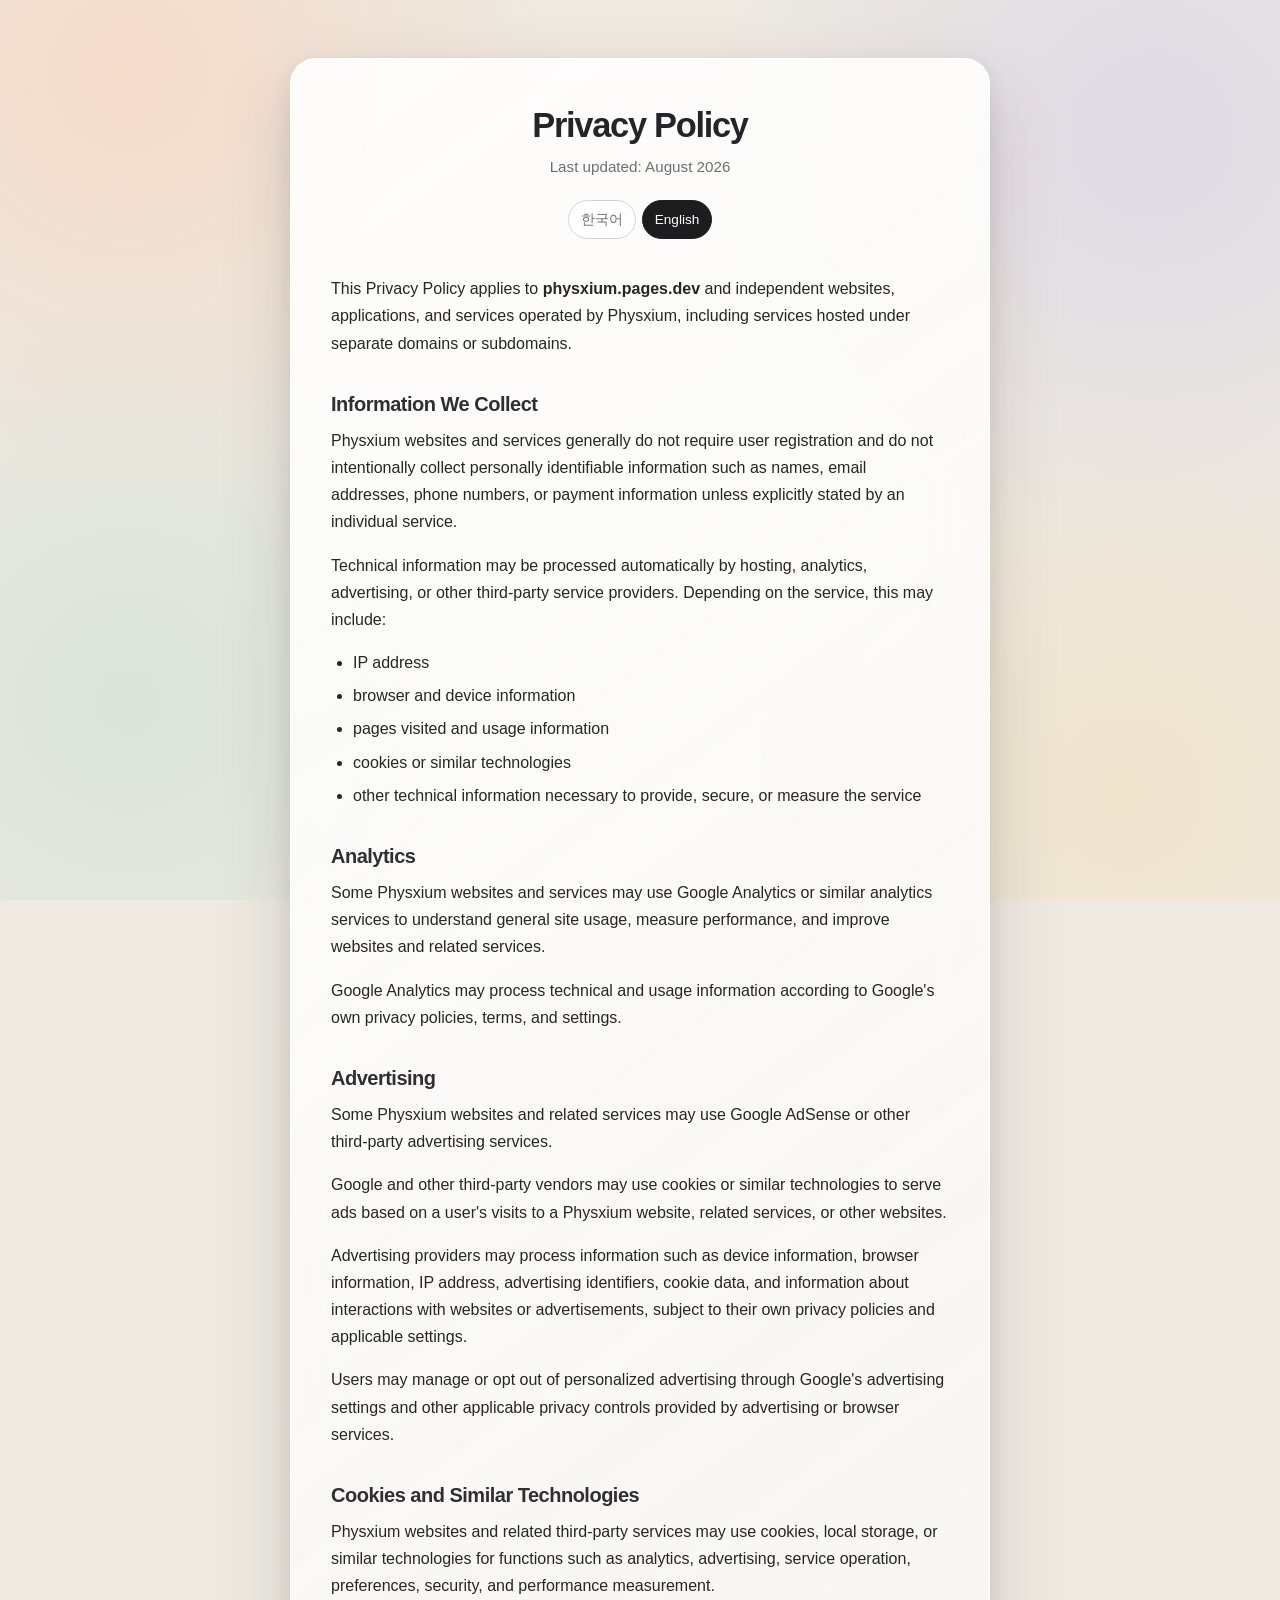
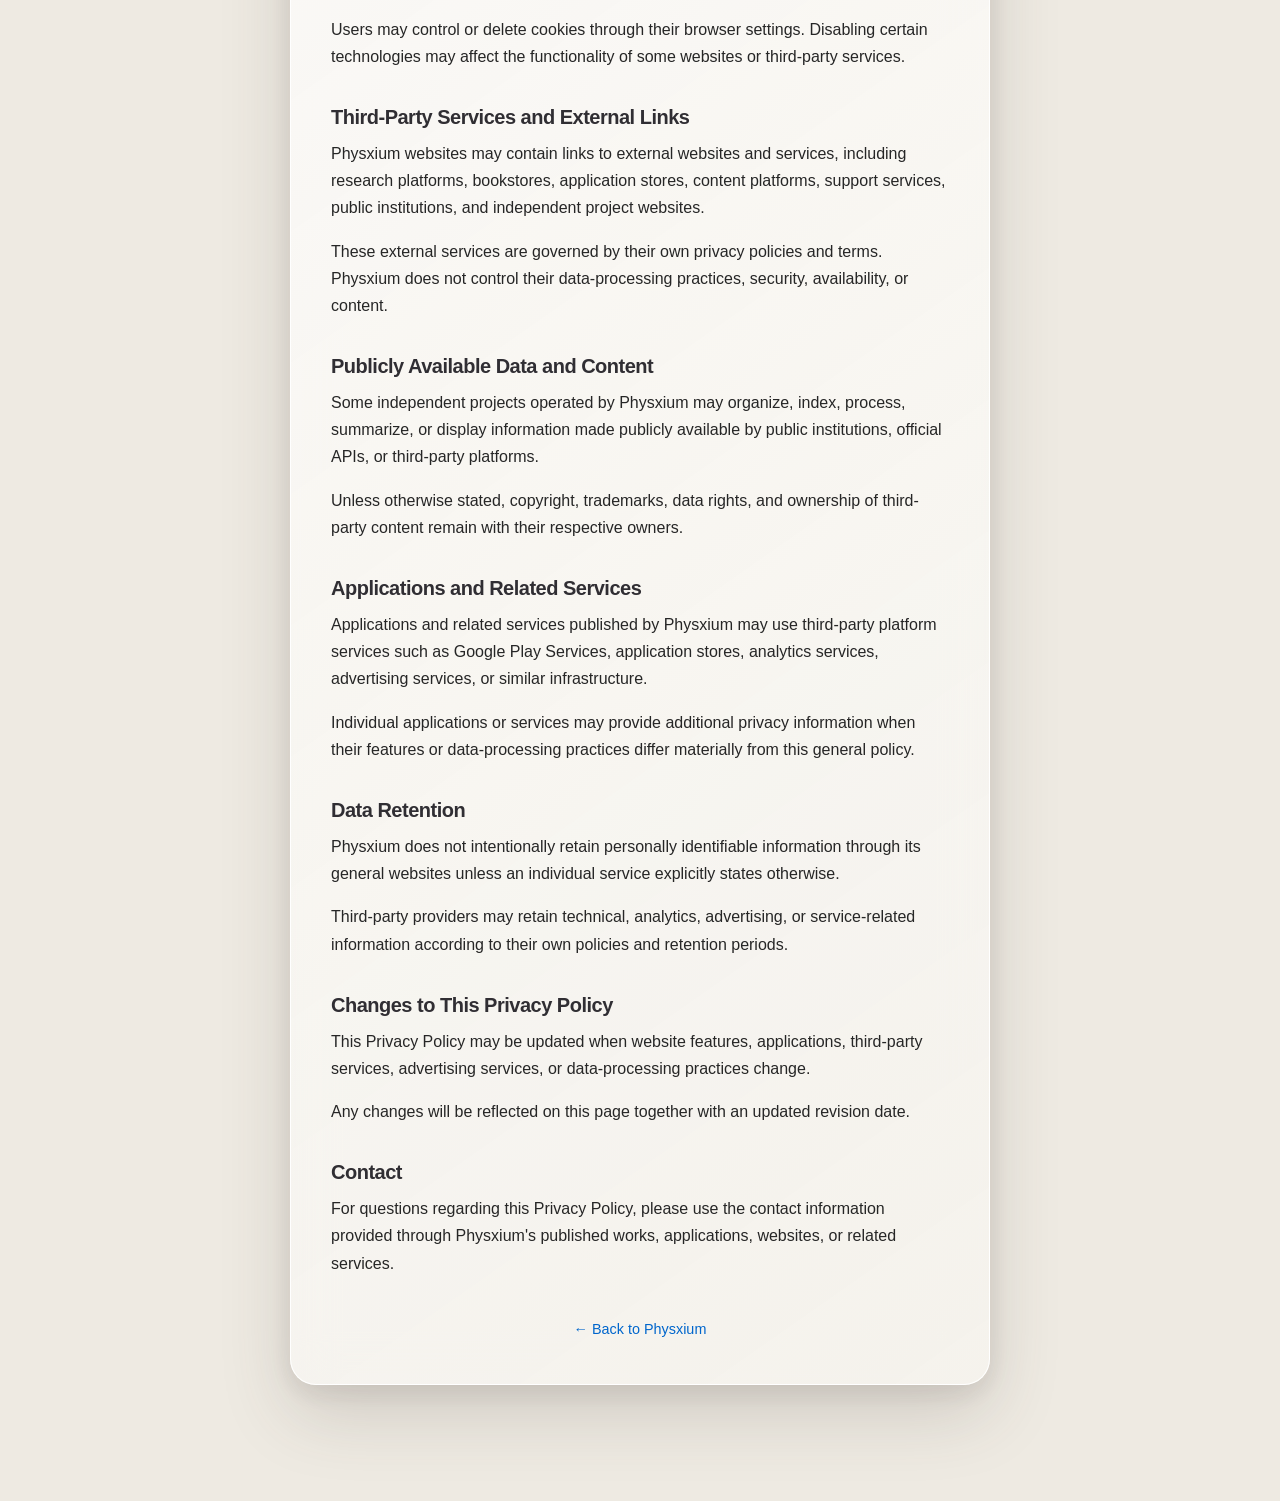
<file: privacy.html>
<!DOCTYPE html>
<html lang="en">

<head>
    <meta charset="UTF-8">
    <meta name="viewport" content="width=device-width, initial-scale=1.0">

    <title>Privacy Policy | Physxium</title>

    <meta name="description"
        content="Privacy Policy for Physxium and related independent websites, applications, and services.">

    <link rel="canonical" href="https://physxium.pages.dev/privacy">

    <link rel="stylesheet" href="./style.css">

    <style>
        .privacy-container {
            text-align: left;
        }

        .privacy-header {
            position: relative;
            margin-bottom: 36px;
        }

        .privacy-container h1 {
            margin-bottom: 8px;
            text-align: center;
        }

        .privacy-subtitle {
            margin: 0;
            color: #6e6e73;
            font-size: 0.95em;
            text-align: center;
        }

        .language-switch {
            display: flex;
            justify-content: center;
            gap: 6px;

            margin-top: 20px;
        }

        .language-button {
            padding: 7px 12px;

            border: 1px solid #d2d2d7;
            border-radius: 999px;

            background: #ffffff;
            color: #6e6e73;

            font: inherit;
            font-size: 0.85em;

            cursor: pointer;

            transition:
                background 0.2s ease,
                color 0.2s ease,
                border-color 0.2s ease;
        }

        .language-button:hover {
            border-color: #86868b;
        }

        .language-button.active {
            border-color: #1d1d1f;
            background: #1d1d1f;
            color: #ffffff;
        }

        .privacy-container h2 {
            margin: 34px 0 10px;
            font-size: 1.25em;
        }

        .privacy-container p {
            margin: 0 0 16px;
        }

        .privacy-container ul {
            margin: 8px 0 18px;
            padding-left: 22px;
        }

        .privacy-container li {
            margin-bottom: 6px;
        }

        .privacy-container a {
            color: #0066cc;
        }

        .privacy-footer {
            margin-top: 38px;
            text-align: center;
        }

        .back-link {
            color: #86868b;
            font-size: 0.9em;
            text-decoration: none;
        }

        .back-link:hover {
            text-decoration: underline;
        }

        .language-section[hidden] {
            display: none;
        }
    </style>
</head>

<body>

    <main class="container privacy-container">

        <div class="privacy-header">

            <h1 id="page-title">Privacy Policy</h1>

            <p class="privacy-subtitle" id="page-subtitle">
                Last updated: August 2026
            </p>

            <div class="language-switch" aria-label="Language selection">

                <button type="button" class="language-button" id="lang-ko" onclick="setLanguage('ko')">
                    한국어
                </button>

                <button type="button" class="language-button" id="lang-en" onclick="setLanguage('en')">
                    English
                </button>

            </div>

        </div>


        <!-- Korean -->

        <section id="content-ko" class="language-section" lang="ko" hidden>

            <p>
                본 개인정보처리방침은
                <strong>physxium.pages.dev</strong>
                및 Physxium이 운영하는 독립 웹사이트, 애플리케이션,
                서비스에 적용되며 별도의 도메인 또는 서브도메인에서
                제공되는 서비스도 포함합니다.
            </p>


            <h2>수집하는 정보</h2>

            <p>
                Physxium의 웹사이트 및 서비스는 일반적으로 회원가입을
                요구하지 않으며, 개별 서비스에서 별도로 명시하지 않는 한
                이름, 이메일 주소, 전화번호, 결제정보와 같은 개인식별정보를
                의도적으로 수집하지 않습니다.
            </p>

            <p>
                다만 호스팅, 분석, 광고 및 기타 제3자 서비스 제공업체에 의해
                일부 기술적 정보가 자동으로 처리될 수 있습니다.
                서비스에 따라 다음 정보가 포함될 수 있습니다.
            </p>

            <ul>
                <li>IP 주소</li>
                <li>브라우저 및 기기 정보</li>
                <li>방문 페이지 및 서비스 이용 정보</li>
                <li>쿠키 또는 이와 유사한 기술을 통해 처리되는 정보</li>
                <li>서비스 제공, 보안 또는 이용 측정에 필요한 기타 기술 정보</li>
            </ul>


            <h2>웹사이트 이용 분석</h2>

            <p>
                일부 Physxium 웹사이트 및 서비스는 전반적인 이용 현황을
                이해하고 서비스 품질을 개선하기 위해 Google Analytics 또는
                유사한 분석 서비스를 사용할 수 있습니다.
            </p>

            <p>
                Google Analytics는 Google의 개인정보처리방침,
                이용약관 및 관련 설정에 따라 기술정보와 이용정보를
                처리할 수 있습니다.
            </p>


            <h2>광고</h2>

            <p>
                일부 Physxium 웹사이트 및 관련 서비스에는 Google AdSense
                또는 기타 제3자 광고 서비스가 사용될 수 있습니다.
            </p>

            <p>
                Google을 포함한 제3자 광고 제공업체는 사용자가 Physxium의
                웹사이트, 관련 서비스 또는 다른 웹사이트를 방문한 정보를
                바탕으로 광고를 제공하기 위해 쿠키 또는 이와 유사한 기술을
                사용할 수 있습니다.
            </p>

            <p>
                광고 제공업체는 각 업체의 개인정보처리방침 및 관련 설정에 따라
                기기 정보, 브라우저 정보, IP 주소, 광고 식별자, 쿠키 정보,
                웹사이트 또는 광고와의 상호작용 정보 등을 처리할 수 있습니다.
            </p>

            <p>
                사용자는 Google의 광고 설정 및 각 광고 서비스나 브라우저에서
                제공하는 개인정보 보호 설정을 통해 개인 맞춤형 광고와 관련된
                설정을 관리할 수 있습니다.
            </p>


            <h2>쿠키 및 유사 기술</h2>

            <p>
                Physxium 웹사이트 및 관련 제3자 서비스는 서비스 운영,
                이용 분석, 광고, 사용자 환경 설정, 보안 및 성능 측정을 위해
                쿠키, 로컬 저장소 또는 유사한 기술을 사용할 수 있습니다.
            </p>

            <p>
                사용자는 브라우저 설정을 통해 쿠키를 관리하거나 삭제할 수
                있습니다. 일부 기술을 차단할 경우 특정 웹사이트 또는
                제3자 서비스의 기능이 제한될 수 있습니다.
            </p>


            <h2>제3자 서비스 및 외부 링크</h2>

            <p>
                Physxium 웹사이트에는 연구 플랫폼, 서점, 애플리케이션 스토어,
                콘텐츠 플랫폼, 후원 서비스, 공공기관 또는 독립 프로젝트
                웹사이트 등 외부 사이트와 서비스로 연결되는 링크가 포함될 수
                있습니다.
            </p>

            <p>
                이러한 외부 서비스에는 각 서비스의 개인정보처리방침과
                이용약관이 적용됩니다. Physxium은 외부 서비스의 개인정보
                처리 방식, 보안, 서비스 제공 여부 또는 콘텐츠를 통제하지
                않습니다.
            </p>


            <h2>공개 데이터 및 제3자 콘텐츠</h2>

            <p>
                Physxium이 운영하는 일부 독립 프로젝트는 공공기관,
                공식 API 또는 제3자 플랫폼에서 공개된 정보를 정리, 색인,
                처리, 요약하거나 표시할 수 있습니다.
            </p>

            <p>
                별도로 명시되지 않는 한 제3자 콘텐츠의 저작권,
                상표권 및 기타 권리는 해당 권리자에게 있습니다.
            </p>


            <h2>애플리케이션 및 관련 서비스</h2>

            <p>
                Physxium에서 제공하는 애플리케이션 및 관련 서비스는
                Google Play Services, 애플리케이션 스토어, 분석 서비스,
                광고 서비스 또는 이와 유사한 제3자 인프라를 사용할 수
                있습니다.
            </p>

            <p>
                개별 애플리케이션 또는 서비스의 기능이나 개인정보 처리 방식이
                본 일반 개인정보처리방침과 실질적으로 다른 경우 별도의
                개인정보 관련 안내를 제공할 수 있습니다.
            </p>


            <h2>정보 보관</h2>

            <p>
                Physxium은 개별 서비스에서 별도로 명시하지 않는 한
                일반 웹사이트를 통해 개인식별정보를 의도적으로 보관하지
                않습니다.
            </p>

            <p>
                제3자 서비스 제공업체는 각 업체의 개인정보처리방침 및
                보관 정책에 따라 기술정보, 분석정보, 광고정보 또는
                서비스 관련 정보를 보관할 수 있습니다.
            </p>


            <h2>개인정보처리방침 변경</h2>

            <p>
                본 개인정보처리방침은 웹사이트 기능, 애플리케이션,
                제3자 서비스, 광고 서비스 또는 정보 처리 방식의 변경에 따라
                수정될 수 있습니다.
            </p>

            <p>
                변경사항이 있는 경우 본 페이지와 최종 수정일을 통해
                안내합니다.
            </p>


            <h2>문의</h2>

            <p>
                본 개인정보처리방침에 관한 문의는 Physxium의 출판물,
                애플리케이션, 웹사이트 또는 관련 서비스를 통해 제공되는
                연락처를 이용해 주세요.
            </p>

        </section>


        <!-- English -->

        <section id="content-en" class="language-section" lang="en">

            <p>
                This Privacy Policy applies to
                <strong>physxium.pages.dev</strong>
                and independent websites, applications, and services operated by
                Physxium, including services hosted under separate domains or
                subdomains.
            </p>


            <h2>Information We Collect</h2>

            <p>
                Physxium websites and services generally do not require user
                registration and do not intentionally collect personally
                identifiable information such as names, email addresses,
                phone numbers, or payment information unless explicitly stated
                by an individual service.
            </p>

            <p>
                Technical information may be processed automatically by hosting,
                analytics, advertising, or other third-party service providers.
                Depending on the service, this may include:
            </p>

            <ul>
                <li>IP address</li>
                <li>browser and device information</li>
                <li>pages visited and usage information</li>
                <li>cookies or similar technologies</li>
                <li>other technical information necessary to provide, secure, or measure the service</li>
            </ul>


            <h2>Analytics</h2>

            <p>
                Some Physxium websites and services may use Google Analytics or
                similar analytics services to understand general site usage,
                measure performance, and improve websites and related services.
            </p>

            <p>
                Google Analytics may process technical and usage information
                according to Google's own privacy policies, terms, and settings.
            </p>


            <h2>Advertising</h2>

            <p>
                Some Physxium websites and related services may use Google AdSense
                or other third-party advertising services.
            </p>

            <p>
                Google and other third-party vendors may use cookies or similar
                technologies to serve ads based on a user's visits to a Physxium
                website, related services, or other websites.
            </p>

            <p>
                Advertising providers may process information such as device
                information, browser information, IP address, advertising
                identifiers, cookie data, and information about interactions with
                websites or advertisements, subject to their own privacy policies
                and applicable settings.
            </p>

            <p>
                Users may manage or opt out of personalized advertising through
                Google's advertising settings and other applicable privacy
                controls provided by advertising or browser services.
            </p>


            <h2>Cookies and Similar Technologies</h2>

            <p>
                Physxium websites and related third-party services may use cookies,
                local storage, or similar technologies for functions such as
                analytics, advertising, service operation, preferences, security,
                and performance measurement.
            </p>

            <p>
                Users may control or delete cookies through their browser settings.
                Disabling certain technologies may affect the functionality of
                some websites or third-party services.
            </p>


            <h2>Third-Party Services and External Links</h2>

            <p>
                Physxium websites may contain links to external websites and
                services, including research platforms, bookstores, application
                stores, content platforms, support services, public institutions,
                and independent project websites.
            </p>

            <p>
                These external services are governed by their own privacy policies
                and terms. Physxium does not control their data-processing
                practices, security, availability, or content.
            </p>


            <h2>Publicly Available Data and Content</h2>

            <p>
                Some independent projects operated by Physxium may organize,
                index, process, summarize, or display information made publicly
                available by public institutions, official APIs, or third-party
                platforms.
            </p>

            <p>
                Unless otherwise stated, copyright, trademarks, data rights, and
                ownership of third-party content remain with their respective
                owners.
            </p>


            <h2>Applications and Related Services</h2>

            <p>
                Applications and related services published by Physxium may use
                third-party platform services such as Google Play Services,
                application stores, analytics services, advertising services, or
                similar infrastructure.
            </p>

            <p>
                Individual applications or services may provide additional privacy
                information when their features or data-processing practices differ
                materially from this general policy.
            </p>


            <h2>Data Retention</h2>

            <p>
                Physxium does not intentionally retain personally identifiable
                information through its general websites unless an individual
                service explicitly states otherwise.
            </p>

            <p>
                Third-party providers may retain technical, analytics, advertising,
                or service-related information according to their own policies and
                retention periods.
            </p>


            <h2>Changes to This Privacy Policy</h2>

            <p>
                This Privacy Policy may be updated when website features,
                applications, third-party services, advertising services, or
                data-processing practices change.
            </p>

            <p>
                Any changes will be reflected on this page together with an updated
                revision date.
            </p>


            <h2>Contact</h2>

            <p>
                For questions regarding this Privacy Policy, please use the contact
                information provided through Physxium's published works,
                applications, websites, or related services.
            </p>

        </section>


        <div class="privacy-footer">

            <a class="back-link" href="/" id="back-link">
                ← Back to Physxium
            </a>

        </div>

    </main>


    <script>
        function setLanguage(language) {
            const koContent = document.getElementById("content-ko");
            const enContent = document.getElementById("content-en");

            const koButton = document.getElementById("lang-ko");
            const enButton = document.getElementById("lang-en");

            const title = document.getElementById("page-title");
            const subtitle = document.getElementById("page-subtitle");
            const backLink = document.getElementById("back-link");

            if (language === "ko") {
                koContent.hidden = false;
                enContent.hidden = true;

                koButton.classList.add("active");
                enButton.classList.remove("active");

                document.documentElement.lang = "ko";

                title.textContent = "개인정보처리방침";
                subtitle.textContent = "최종 수정: 2026년 8월";
                backLink.textContent = "← Physxium으로 돌아가기";
            } else {
                koContent.hidden = true;
                enContent.hidden = false;

                koButton.classList.remove("active");
                enButton.classList.add("active");

                document.documentElement.lang = "en";

                title.textContent = "Privacy Policy";
                subtitle.textContent = "Last updated: August 2026";
                backLink.textContent = "← Back to Physxium";
            }

            localStorage.setItem("physxium-language", language);
        }


        function initializeLanguage() {
            const savedLanguage = localStorage.getItem("physxium-language");

            if (savedLanguage === "ko" || savedLanguage === "en") {
                setLanguage(savedLanguage);
                return;
            }

            const browserLanguage =
                navigator.language ||
                navigator.userLanguage ||
                "en";

            if (browserLanguage.toLowerCase().startsWith("ko")) {
                setLanguage("ko");
            } else {
                setLanguage("en");
            }
        }


        initializeLanguage();
    </script>

</body>

</html>
</file>
<file: style.css>
* {
    box-sizing: border-box;
}

:root {
    --bg: #eeeae2;

    --text: #262626;
    --text-soft: #55545a;
    --muted: #77757c;
    --muted-soft: #99969d;

    --glass: rgba(250, 249, 246, 0.82);
    --glass-card: rgba(255, 255, 255, 0.70);
    --glass-hover: rgba(255, 255, 255, 0.92);

    --line: rgba(255, 255, 255, 0.88);
    --line-soft: rgba(90, 85, 80, 0.10);

    --shadow-main:
        0 28px 70px rgba(70, 62, 55, 0.18),
        0 8px 24px rgba(70, 62, 55, 0.10);

    --shadow-card:
        0 13px 30px rgba(70, 62, 55, 0.14),
        0 4px 10px rgba(70, 62, 55, 0.08);
}

html {
    min-height: 100%;
    background: var(--bg);
}

body {
    margin: 0;
    min-height: 100vh;

    padding: 58px 20px 116px;

    font-family:
        -apple-system,
        BlinkMacSystemFont,
        "Segoe UI",
        Roboto,
        Helvetica,
        Arial,
        sans-serif;

    line-height: 1.7;

    color: var(--text);

    background:
        radial-gradient(circle at 10% 8%,
            rgba(255, 190, 156, 0.34),
            transparent 31%),
        radial-gradient(circle at 90% 15%,
            rgba(190, 183, 232, 0.32),
            transparent 32%),
        radial-gradient(circle at 10% 78%,
            rgba(166, 211, 199, 0.28),
            transparent 30%),
        radial-gradient(circle at 88% 88%,
            rgba(245, 211, 148, 0.26),
            transparent 29%),
        #eeeae2;

    background-attachment: fixed;

    text-align: center;

    -webkit-font-smoothing: antialiased;
    text-rendering: optimizeLegibility;
}

button,
a {
    font: inherit;
    -webkit-tap-highlight-color: transparent;
}


/* --------------------------------
   Main Glass
-------------------------------- */

.container {
    position: relative;

    width: 100%;
    max-width: 700px;

    margin: 0 auto;
    padding: 46px 40px 42px;

    overflow: hidden;

    background:
        linear-gradient(145deg,
            rgba(255, 255, 255, 0.90),
            rgba(246, 244, 239, 0.80));

    border: 1px solid rgba(255, 255, 255, 0.96);
    border-radius: 26px;

    box-shadow:
        var(--shadow-main),
        inset 0 1px 0 rgba(255, 255, 255, 0.92);

    backdrop-filter:
        blur(24px) saturate(125%);

    -webkit-backdrop-filter:
        blur(24px) saturate(125%);
}


/* --------------------------------
   Language
-------------------------------- */

.language-link {
    position: absolute;

    top: 20px;
    right: 22px;

    z-index: 2;

    padding: 6px 12px;

    border: 1px solid rgba(255, 255, 255, 0.92);
    border-radius: 999px;

    background:
        rgba(255, 255, 255, 0.72);

    color: #55525a;

    font-size: 0.8em;
    font-weight: 650;

    cursor: pointer;

    box-shadow:
        0 5px 14px rgba(65, 60, 55, 0.10);

    backdrop-filter: blur(14px);
    -webkit-backdrop-filter: blur(14px);

    transition:
        transform 0.15s ease,
        background 0.15s ease,
        box-shadow 0.15s ease;
}

.language-link:hover {
    background:
        rgba(255, 255, 255, 0.96);

    transform: translateY(-1px);

    box-shadow:
        0 8px 18px rgba(65, 60, 55, 0.13);
}

.language-link:active {
    transform: translateY(1px);
}


/* --------------------------------
   Header
-------------------------------- */

header,
section,
.contact,
.privacy-link {
    position: relative;
    z-index: 1;
}

h1 {
    margin: 0 0 8px;

    color: #252428;

    font-size: 2.15em;
    line-height: 1.2;
    letter-spacing: -0.037em;

    font-weight: 760;
}

.subtitle {
    margin: 0 0 27px;

    color: #655f69;

    font-size: 1.02em;
    font-weight: 600;
}

.intro {
    max-width: 590px;

    margin: 0 auto;

    color: var(--text-soft);

    font-size: 0.98em;
}

hr {
    position: relative;
    z-index: 1;

    margin: 38px 0;

    border: 0;
    border-top:
        1px solid rgba(105, 98, 92, 0.13);
}

h2 {
    margin: 0 0 26px;

    color: #302e33;

    font-size: 1.48em;
    line-height: 1.3;
    letter-spacing: -0.025em;

    font-weight: 720;
}


/* --------------------------------
   Cards
-------------------------------- */

.app-list {
    width: 100%;
}

.app-card {
    position: relative;

    display: block;

    width: 100%;

    margin-bottom: 17px;
    padding: 23px 24px;

    overflow: hidden;

    background:
        linear-gradient(145deg,
            rgba(255, 255, 255, 0.84),
            rgba(249, 248, 245, 0.70));

    border:
        1px solid rgba(255, 255, 255, 0.96);

    border-radius: 18px;

    color: inherit;

    text-align: left;
    text-decoration: none;

    box-shadow:
        var(--shadow-card),
        inset 0 1px 0 rgba(255, 255, 255, 0.88);

    backdrop-filter:
        blur(16px) saturate(115%);

    -webkit-backdrop-filter:
        blur(16px) saturate(115%);

    transition:
        transform 0.17s ease,
        background 0.17s ease,
        box-shadow 0.17s ease;
}

.app-card::after {
    content: "";

    position: absolute;

    top: 0;
    left: 18px;
    right: 18px;

    height: 1px;

    background:
        rgba(255, 255, 255, 0.96);

    pointer-events: none;
}

.app-card-link {
    cursor: pointer;
}

.app-card-link:hover {
    transform:
        translateY(-4px) scale(1.004);

    background:
        var(--glass-hover);

    box-shadow:
        0 20px 42px rgba(70, 62, 55, 0.18),
        0 7px 16px rgba(70, 62, 55, 0.10),
        inset 0 1px 0 rgba(255, 255, 255, 0.96);
}

.app-card-link:active {
    transform:
        translateY(-1px) scale(1);
}

.app-card-header {
    display: flex;

    align-items: center;
    justify-content: space-between;

    gap: 16px;
}

.app-title {
    display: inline-block;

    margin-bottom: 7px;

    color: #343137;

    font-size: 1.16em;
    font-weight: 750;

    letter-spacing: -0.018em;

    text-decoration: none;

    transition:
        color 0.16s ease;
}

.app-card-link:hover .app-title {
    color: #1f1e22;
}

.external-icon {
    flex-shrink: 0;

    display: inline-flex;
    align-items: center;
    justify-content: center;

    width: 30px;
    height: 30px;

    border:
        1px solid rgba(255, 255, 255, 0.96);

    border-radius: 50%;

    background:
        rgba(255, 255, 255, 0.78);

    color: #858189;

    font-size: 0.88em;
    font-weight: 700;

    box-shadow:
        0 4px 11px rgba(65, 60, 55, 0.09);

    transition:
        transform 0.16s ease,
        color 0.16s ease,
        background 0.16s ease;
}

.app-card-link:hover .external-icon {
    background:
        rgba(255, 255, 255, 0.98);

    color: #4d4951;

    transform:
        translate(2px, -2px);
}

.app-card p {
    margin: 0;

    color: #646067;

    font-size: 0.95em;
    line-height: 1.65;
}


/* --------------------------------
   Book
-------------------------------- */

.book-card {
    display: flex;

    align-items: center;

    gap: 24px;

    cursor: default;

    background:
        linear-gradient(140deg,
            rgba(255, 250, 242, 0.92),
            rgba(255, 255, 255, 0.74));

    box-shadow:
        0 15px 34px rgba(70, 62, 55, 0.15),
        0 5px 12px rgba(70, 62, 55, 0.08),
        inset 0 1px 0 rgba(255, 255, 255, 0.92);
}

.book-card .app-title {
    color: #343137;
}

.book-cover {
    width: 105px;
    height: auto;

    flex-shrink: 0;

    border:
        1px solid rgba(255, 255, 255, 0.88);

    border-radius: 7px;

    box-shadow:
        0 11px 24px rgba(67, 58, 50, 0.18),
        0 3px 8px rgba(67, 58, 50, 0.10);
}

.book-info {
    flex: 1;
    min-width: 0;
}

.book-links {
    display: flex;
    flex-wrap: wrap;

    gap: 9px;

    margin-top: 15px;
}

.store-link {
    display: inline-block;

    padding: 6px 12px;

    border:
        1px solid rgba(255, 255, 255, 0.96);

    border-radius: 999px;

    background:
        rgba(255, 255, 255, 0.80);

    color: #655b55;

    font-size: 0.84em;
    font-weight: 650;

    text-decoration: none;

    box-shadow:
        0 4px 11px rgba(67, 58, 50, 0.09);

    transition:
        transform 0.14s ease,
        background 0.14s ease,
        box-shadow 0.14s ease;
}

.store-link:hover {
    background: #ffffff;

    transform: translateY(-1px);

    box-shadow:
        0 7px 16px rgba(67, 58, 50, 0.12);
}

.store-link:active {
    transform: translateY(1px);
}


/* --------------------------------
   Footer
-------------------------------- */

.contact {
    max-width: 560px;

    margin: 36px auto 0;

    color: var(--muted);

    font-size: 0.9em;
}

.privacy-link {
    display: inline-block;

    margin-top: 30px;

    color: var(--muted-soft);

    font-size: 0.83em;

    text-decoration: none;

    transition: color 0.15s ease;
}

.privacy-link:hover {
    color: #5e5962;

    text-decoration: underline;
}


/* --------------------------------
   Coffee
-------------------------------- */

.floating-bar {
    position: fixed;

    left: 50%;

    bottom:
        calc(14px + env(safe-area-inset-bottom));

    transform: translateX(-50%);

    width:
        min(250px,
            calc(100% - 40px));

    padding: 5px;

    background:
        rgba(250, 248, 243, 0.88);

    border:
        1px solid rgba(255, 255, 255, 0.98);

    border-radius: 17px;

    box-shadow:
        0 16px 36px rgba(72, 62, 54, 0.18),
        0 5px 12px rgba(72, 62, 54, 0.08);

    backdrop-filter:
        blur(20px) saturate(120%);

    -webkit-backdrop-filter:
        blur(20px) saturate(120%);

    z-index: 1000;
}

.floating-link {
    min-width: 0;

    display: flex;

    align-items: center;
    justify-content: center;

    padding: 10px 12px;

    border-radius: 13px;

    color: #53463e;

    font-size: 12px;
    font-weight: 680;

    text-decoration: none;

    white-space: nowrap;

    transition:
        transform 0.14s ease,
        background 0.14s ease,
        box-shadow 0.14s ease;
}

.floating-link.support {
    background:
        linear-gradient(135deg,
            rgba(255, 238, 216, 0.97),
            rgba(255, 247, 232, 0.94));

    box-shadow:
        inset 0 1px 0 rgba(255, 255, 255, 0.98);
}

.floating-link.support:hover {
    background:
        linear-gradient(135deg,
            #ffe6c9,
            #fff3df);

    transform: translateY(-1px);

    box-shadow:
        0 6px 15px rgba(90, 70, 55, 0.11);
}

.floating-link:active {
    transform: translateY(1px);
}


/* --------------------------------
   Mobile
-------------------------------- */

@media (max-width: 560px) {

    body {
        padding:
            20px 12px 102px;
    }

    .container {
        padding:
            58px 20px 34px;

        border-radius: 22px;
    }

    .language-link {
        top: 15px;
        right: 15px;
    }

    h1 {
        font-size: 1.74em;
    }

    .subtitle {
        font-size: 0.94em;
    }

    .app-card {
        padding: 19px;
    }

    .book-card {
        gap: 17px;
        align-items: flex-start;
    }

    .book-cover {
        width: 82px;
    }
}

@media (max-width: 420px) {

    .floating-bar {
        width:
            min(230px,
                calc(100% - 32px));

        bottom:
            calc(10px + env(safe-area-inset-bottom));
    }

    .floating-link {
        padding: 10px 8px;

        font-size: 11px;
    }
}

@media (max-width: 400px) {

    .book-card {
        display: block;
    }

    .book-cover {
        width: 90px;

        margin-bottom: 18px;
    }
}

#bmc-wbtn {
    display: none !important;
}

button.floating-link {
    width: 100%;

    border: none;

    font-family: inherit;

    cursor: pointer;

    text-align: center;
}

.ctee-support {
    position: fixed;

    left: 50%;
    right: auto;

    bottom: 72px;

    transform: translateX(-50%);

    z-index: 1000001;

    padding: 8px 12px;

    border-radius: 12px;

    background: rgba(255, 255, 255, 0.96);
    color: #111;

    font-size: 12px;
    font-weight: 600;

    text-decoration: none;

    white-space: nowrap;

    box-shadow: 0 4px 14px rgba(0, 0, 0, 0.14);
}

.ctee-support:hover {
    transform: translateX(-50%) translateY(-1px);
}

@media (max-width: 600px) {

    #bmc-iframe {
        position: fixed !important;

        top: 10px !important;
        bottom: auto !important;

        left: 10px !important;
        right: auto !important;

        width: calc(100vw - 20px) !important;
        max-width: calc(100vw - 20px) !important;

        height: calc(100dvh - 120px) !important;
        max-height: calc(100dvh - 120px) !important;

        border-radius: 16px !important;
    }

    .ctee-support {
        left: 50%;
        right: auto;

        bottom: 72px;

        transform: translateX(-50%);

        z-index: 1000001;

        white-space: nowrap;
    }

    .ctee-support:hover {
        transform: translateX(-50%) translateY(-1px);
    }
}
</file>
